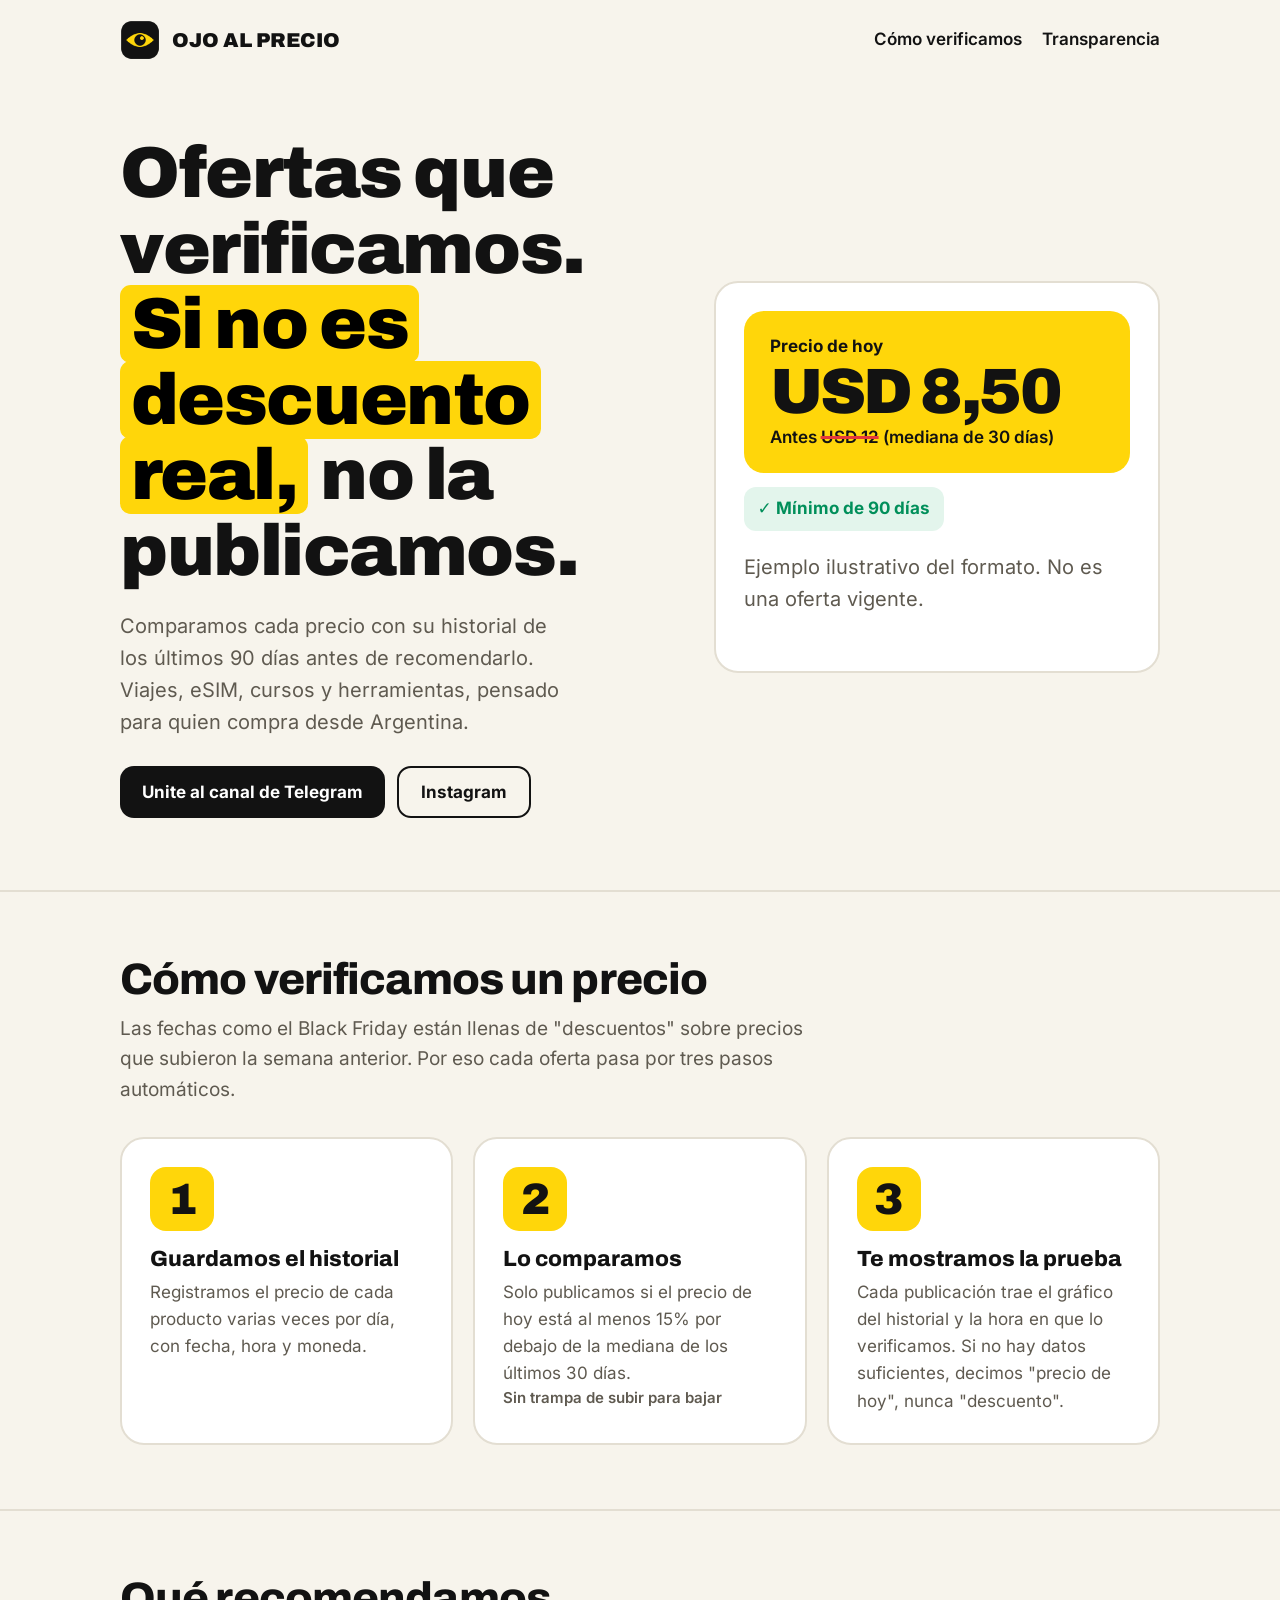
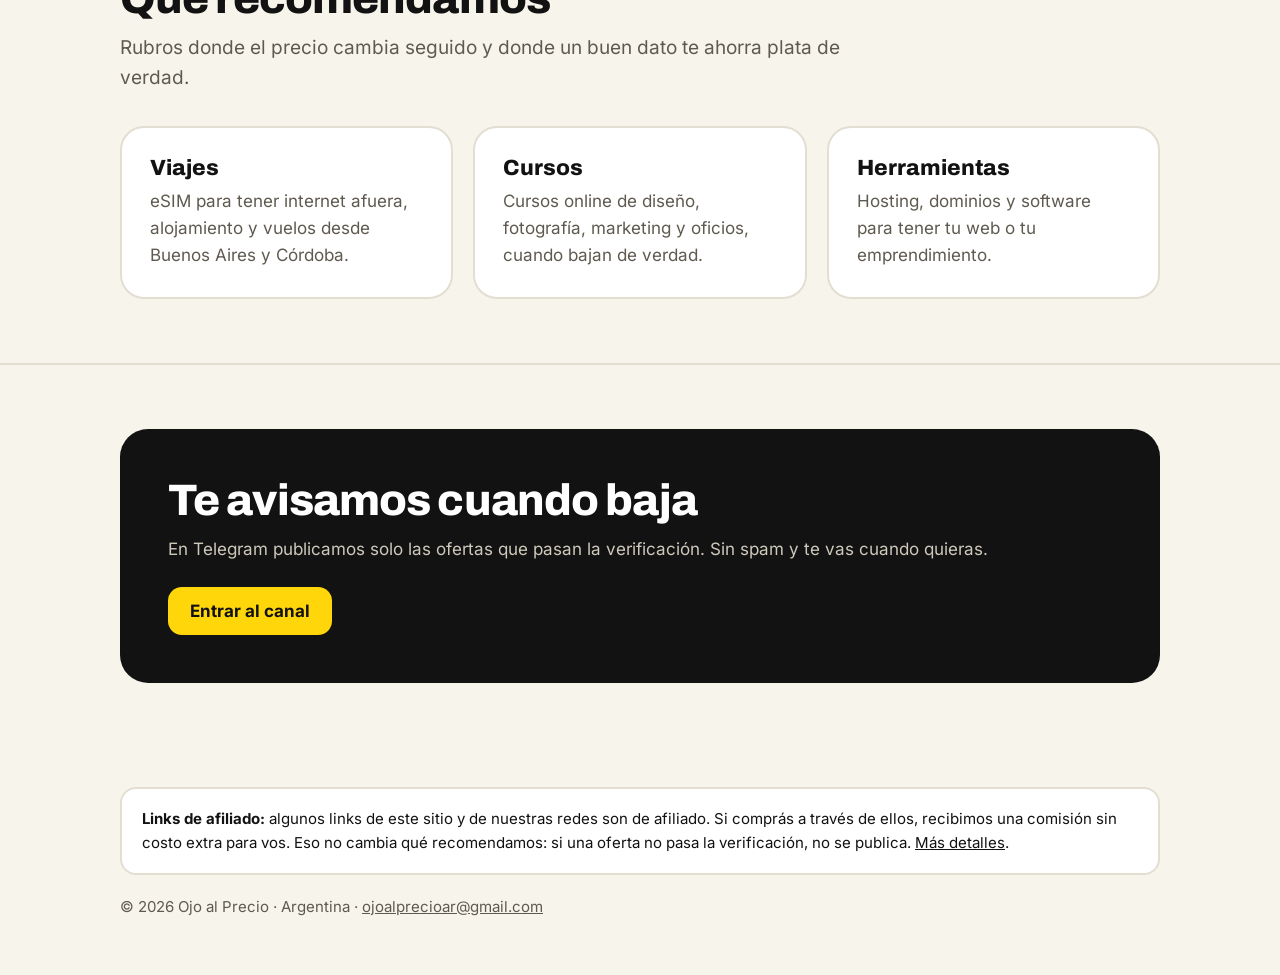
<file: index.html>
<!doctype html>
<html lang="es-AR">
<head>
<meta charset="utf-8">
<meta name="viewport" content="width=device-width,initial-scale=1">
<title>Ojo al Precio · Ofertas verificadas para viajar y aprender desde Argentina</title>
<meta name="description" content="Comparamos cada precio con su historial de 90 días. Si no es descuento real, no lo publicamos. eSIM, alojamiento, vuelos, cursos y hosting.">
<meta property="og:title" content="Ojo al Precio">
<meta property="og:description" content="Ofertas que verificamos. Si no es descuento real, no lo publicamos.">
<meta property="og:image" content="img/og.png">
<link rel="icon" href="img/logo.png">
<link rel="stylesheet" href="estilo.css">
</head>
<body>
<div class="wrap">
<header>
  <a class="brand" href="./"><img src="img/logo.png" alt="">OJO AL PRECIO</a>
  <nav><a href="#como" class="hide-sm">Cómo verificamos</a><a href="transparencia.html">Transparencia</a></nav>
</header>

<div class="hero">
  <div>
    <h1 class="h">Ofertas que verificamos. <mark>Si no es descuento real,</mark> no la publicamos.</h1>
    <p>Comparamos cada precio con su historial de los últimos 90 días antes de recomendarlo. Viajes, eSIM, cursos y herramientas, pensado para quien compra desde Argentina.</p>
    <div class="btns">
      <a class="btn" href="https://t.me/ojoalprecio">Unite al canal de Telegram</a>
      <a class="btn alt" href="https://instagram.com/ojoalprecio.ar">Instagram</a>
    </div>
  </div>
  <div class="card" aria-label="Ejemplo de cómo mostramos una oferta">
    <div class="tag">
      <div class="lbl">Precio de hoy</div>
      <div class="price">USD 8,50</div>
      <div class="old">Antes <s>USD 12</s> (mediana de 30 días)</div>
    </div>
    <div class="ok">✓ Mínimo de 90 días</div>
    <p class="note">Ejemplo ilustrativo del formato. No es una oferta vigente.</p>
  </div>
</div>
</div>

<section id="como"><div class="wrap">
  <h2 class="h">Cómo verificamos un precio</h2>
  <p class="lead">Las fechas como el Black Friday están llenas de "descuentos" sobre precios que subieron la semana anterior. Por eso cada oferta pasa por tres pasos automáticos.</p>
  <div class="grid3">
    <div class="card step"><div class="n">1</div><h3>Guardamos el historial</h3><p>Registramos el precio de cada producto varias veces por día, con fecha, hora y moneda.</p></div>
    <div class="card step"><div class="n">2</div><h3>Lo comparamos</h3><p>Solo publicamos si el precio de hoy está al menos 15% por debajo de la mediana de los últimos 30 días.</p><p class="rule">Sin trampa de subir para bajar</p></div>
    <div class="card step"><div class="n">3</div><h3>Te mostramos la prueba</h3><p>Cada publicación trae el gráfico del historial y la hora en que lo verificamos. Si no hay datos suficientes, decimos "precio de hoy", nunca "descuento".</p></div>
  </div>
</div></section>

<section><div class="wrap">
  <h2 class="h">Qué recomendamos</h2>
  <p class="lead">Rubros donde el precio cambia seguido y donde un buen dato te ahorra plata de verdad.</p>
  <div class="grid3">
    <div class="card cat"><h3>Viajes</h3><p>eSIM para tener internet afuera, alojamiento y vuelos desde Buenos Aires y Córdoba.</p></div>
    <div class="card cat"><h3>Cursos</h3><p>Cursos online de diseño, fotografía, marketing y oficios, cuando bajan de verdad.</p></div>
    <div class="card cat"><h3>Herramientas</h3><p>Hosting, dominios y software para tener tu web o tu emprendimiento.</p></div>
  </div>
</div></section>

<section><div class="wrap">
  <div class="dark">
    <div><h2 class="h">Te avisamos cuando baja</h2><p>En Telegram publicamos solo las ofertas que pasan la verificación. Sin spam y te vas cuando quieras.</p></div>
    <a class="btn" href="https://t.me/ojoalprecio">Entrar al canal</a>
  </div>
</div></section>

<footer><div class="wrap">
  <p class="disc"><strong>Links de afiliado:</strong> algunos links de este sitio y de nuestras redes son de afiliado. Si comprás a través de ellos, recibimos una comisión sin costo extra para vos. Eso no cambia qué recomendamos: si una oferta no pasa la verificación, no se publica. <a href="transparencia.html">Más detalles</a>.</p>
  <p>© 2026 Ojo al Precio · Argentina · <a href="mailto:ojoalprecioar@gmail.com">ojoalprecioar@gmail.com</a></p>
</div></footer>
</body>
</html>
</file>
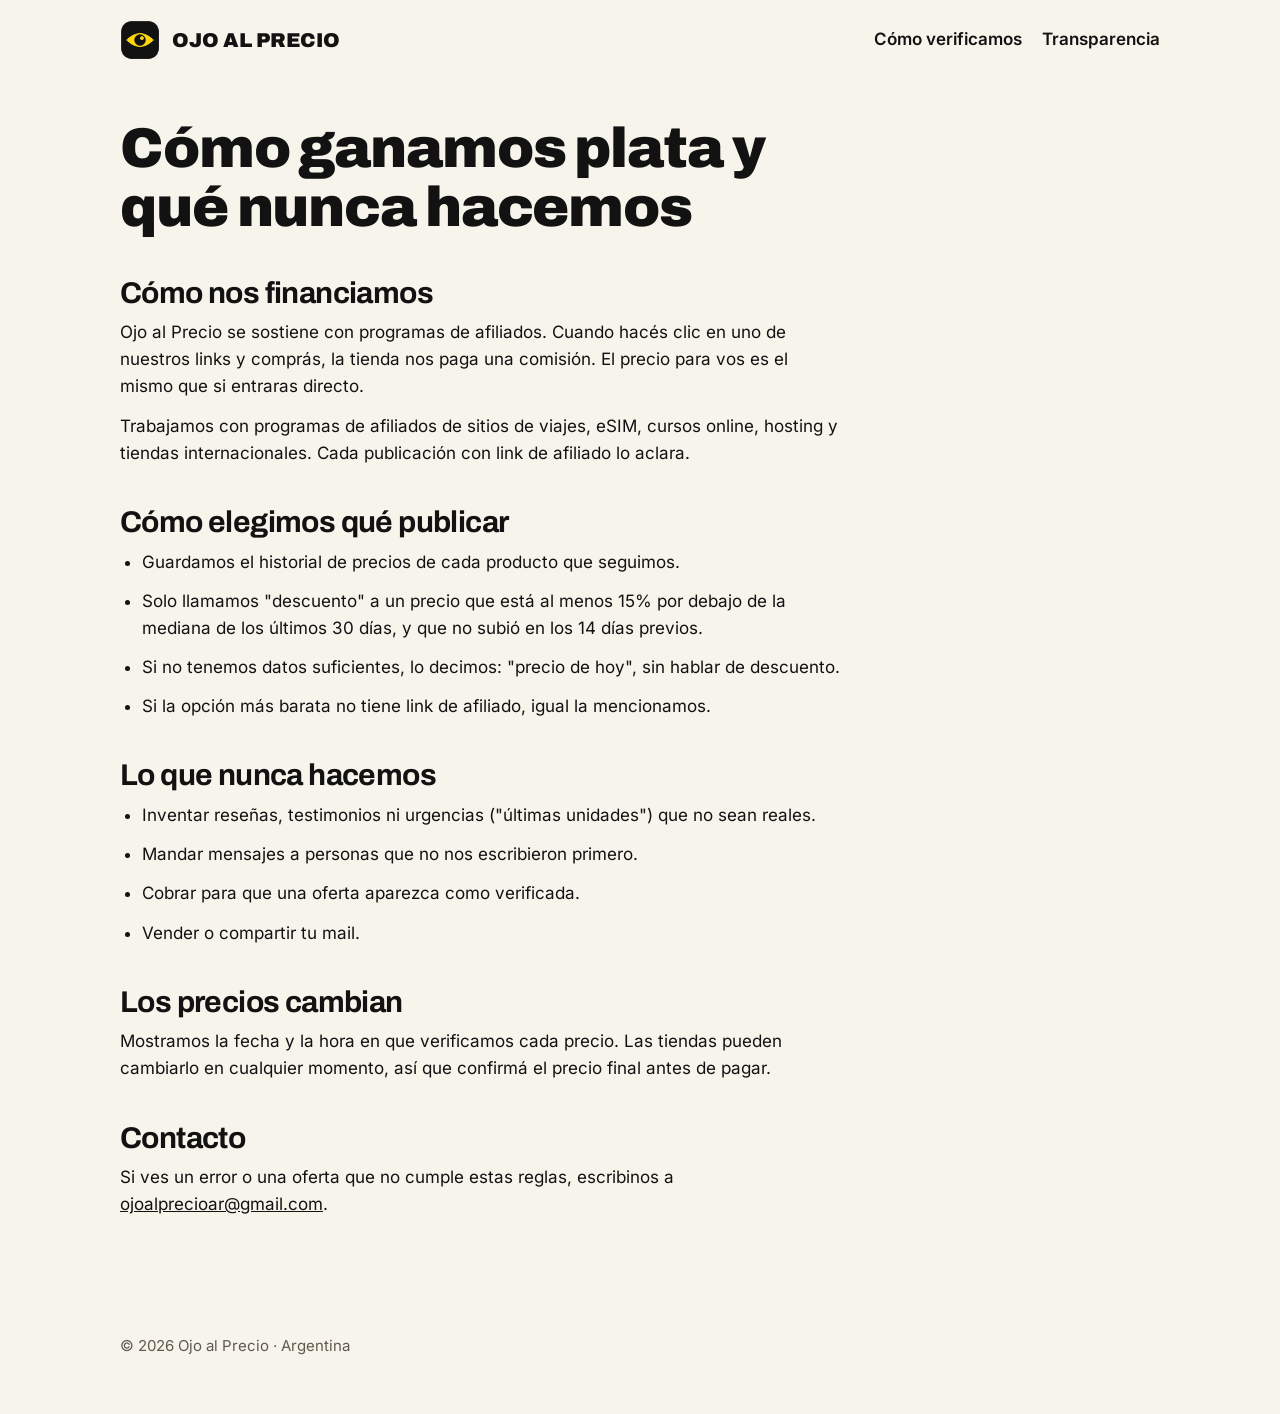
<file: transparencia.html>
<!doctype html>
<html lang="es-AR">
<head>
<meta charset="utf-8">
<meta name="viewport" content="width=device-width,initial-scale=1">
<title>Transparencia · Ojo al Precio</title>
<meta name="description" content="Cómo gana plata Ojo al Precio, cómo elegimos las ofertas y qué nunca hacemos.">
<link rel="icon" href="img/logo.png">
<link rel="stylesheet" href="estilo.css">
</head>
<body>
<div class="wrap">
<header>
  <a class="brand" href="./"><img src="img/logo.png" alt="">OJO AL PRECIO</a>
  <nav><a href="./#como" class="hide-sm">Cómo verificamos</a><a href="transparencia.html">Transparencia</a></nav>
</header>
<main class="prose" style="padding:40px 0 64px">
  <h1 class="h" style="font-size:clamp(36px,5vw,56px);font-weight:900">Cómo ganamos plata y qué nunca hacemos</h1>

  <h2 class="h">Cómo nos financiamos</h2>
  <p>Ojo al Precio se sostiene con programas de afiliados. Cuando hacés clic en uno de nuestros links y comprás, la tienda nos paga una comisión. El precio para vos es el mismo que si entraras directo.</p>
  <p>Trabajamos con programas de afiliados de sitios de viajes, eSIM, cursos online, hosting y tiendas internacionales. Cada publicación con link de afiliado lo aclara.</p>

  <h2 class="h">Cómo elegimos qué publicar</h2>
  <ul>
    <li>Guardamos el historial de precios de cada producto que seguimos.</li>
    <li>Solo llamamos "descuento" a un precio que está al menos 15% por debajo de la mediana de los últimos 30 días, y que no subió en los 14 días previos.</li>
    <li>Si no tenemos datos suficientes, lo decimos: "precio de hoy", sin hablar de descuento.</li>
    <li>Si la opción más barata no tiene link de afiliado, igual la mencionamos.</li>
  </ul>

  <h2 class="h">Lo que nunca hacemos</h2>
  <ul>
    <li>Inventar reseñas, testimonios ni urgencias ("últimas unidades") que no sean reales.</li>
    <li>Mandar mensajes a personas que no nos escribieron primero.</li>
    <li>Cobrar para que una oferta aparezca como verificada.</li>
    <li>Vender o compartir tu mail.</li>
  </ul>

  <h2 class="h">Los precios cambian</h2>
  <p>Mostramos la fecha y la hora en que verificamos cada precio. Las tiendas pueden cambiarlo en cualquier momento, así que confirmá el precio final antes de pagar.</p>

  <h2 class="h">Contacto</h2>
  <p>Si ves un error o una oferta que no cumple estas reglas, escribinos a <a href="mailto:ojoalprecioar@gmail.com">ojoalprecioar@gmail.com</a>.</p>
</main>
<footer><p>© 2026 Ojo al Precio · Argentina</p></footer>
</div>
</body>
</html>
</file>
<file: estilo.css>
@import url("fonts.css");
:root{--ink:#121212;--paper:#F7F4EC;--card:#fff;--line:#E3DED2;--yellow:#FFD60A;--green:#008F5A;--green-bg:#E3F5EC;--muted:#5F5A50;--strike:#E5383B}
*{box-sizing:border-box;margin:0;padding:0}
html{scroll-behavior:smooth}
body{background:var(--paper);color:var(--ink);font:400 17px/1.6 Inter,system-ui,sans-serif;-webkit-font-smoothing:antialiased}
a{color:inherit}
.wrap{max-width:1080px;margin:0 auto;padding:0 20px}
.h{font-family:Archivo,sans-serif;letter-spacing:-.02em;line-height:1.05}
header{display:flex;align-items:center;justify-content:space-between;padding:20px 0}
.brand{white-space:nowrap;display:flex;align-items:center;gap:12px;text-decoration:none;font:900 20px Archivo}
.brand img{width:40px;height:40px}
nav a{font-weight:600;text-decoration:none;margin-left:20px}
nav a:hover{text-decoration:underline}
.hero{padding:56px 0 72px;display:grid;grid-template-columns:1.1fr .9fr;gap:48px;align-items:center}
.hero h1{font-size:clamp(40px,6vw,72px);font-weight:900}
.hero h1 mark{background:var(--yellow);padding:0 .15em;border-radius:.15em;-webkit-box-decoration-break:clone;box-decoration-break:clone}
.hero p{font-size:20px;color:var(--muted);margin:20px 0 28px;max-width:34ch}
.btn{display:inline-flex;align-items:center;gap:10px;background:var(--ink);color:#fff;font:700 17px Inter;padding:14px 22px;border-radius:14px;text-decoration:none}
.btn.alt{background:transparent;color:var(--ink);border:2px solid var(--ink)}
.btns{display:flex;flex-wrap:wrap;gap:12px}
.card{background:var(--card);border:2px solid var(--line);border-radius:24px;padding:28px}
.tag{background:var(--yellow);border-radius:20px;padding:22px 26px}
.tag .lbl{font-weight:700}
.tag .price{white-space:nowrap;font:900 clamp(44px,12vw,64px)/1 Archivo;letter-spacing:-.04em}
.tag .old{font-weight:600}.tag .old s{text-decoration-color:var(--strike);text-decoration-thickness:3px}
.ok{display:inline-flex;align-items:center;gap:8px;background:var(--green-bg);color:var(--green);font-weight:700;padding:8px 14px;border-radius:12px;margin-top:14px}
.note{font-size:13px;color:var(--muted);margin-top:12px}
section{padding:64px 0;border-top:2px solid var(--line)}
section h2{font-size:clamp(30px,4vw,44px);font-weight:800;margin-bottom:12px}
.lead{font-size:19px;color:var(--muted);max-width:60ch;margin-bottom:32px}
.grid3{display:grid;grid-template-columns:repeat(3,1fr);gap:20px}
.step .n{font:900 44px Archivo;color:var(--ink);background:var(--yellow);width:64px;height:64px;border-radius:16px;display:grid;place-items:center;margin-bottom:16px}
.step h3,.cat h3{font:800 22px Archivo;margin-bottom:8px}
.step p,.cat p{color:var(--muted)}
.rule{font:600 15px Inter;color:var(--green)}
.dark{background:var(--ink);color:#fff;border-radius:28px;padding:48px;display:flex;justify-content:space-between;align-items:center;gap:24px;flex-wrap:wrap}
.dark h2{color:#fff}.dark p{color:#CFC9BB}
.dark .btn{background:var(--yellow);color:var(--ink)}
footer{padding:40px 0 56px;color:var(--muted);font-size:15px}
footer .disc{background:var(--card);border:2px solid var(--line);border-radius:16px;padding:18px 20px;margin-bottom:20px;color:var(--ink)}
.prose{max-width:720px}
.prose h2{font-size:30px;margin:40px 0 10px}
.prose p,.prose li{margin-bottom:12px}
.prose ul{padding-left:22px}
@media (max-width:820px){.hero{grid-template-columns:1fr}.grid3{grid-template-columns:1fr}nav a{margin-left:14px}.dark{padding:32px}}
@media (max-width:420px){nav a.hide-sm{display:none}}
</file>
